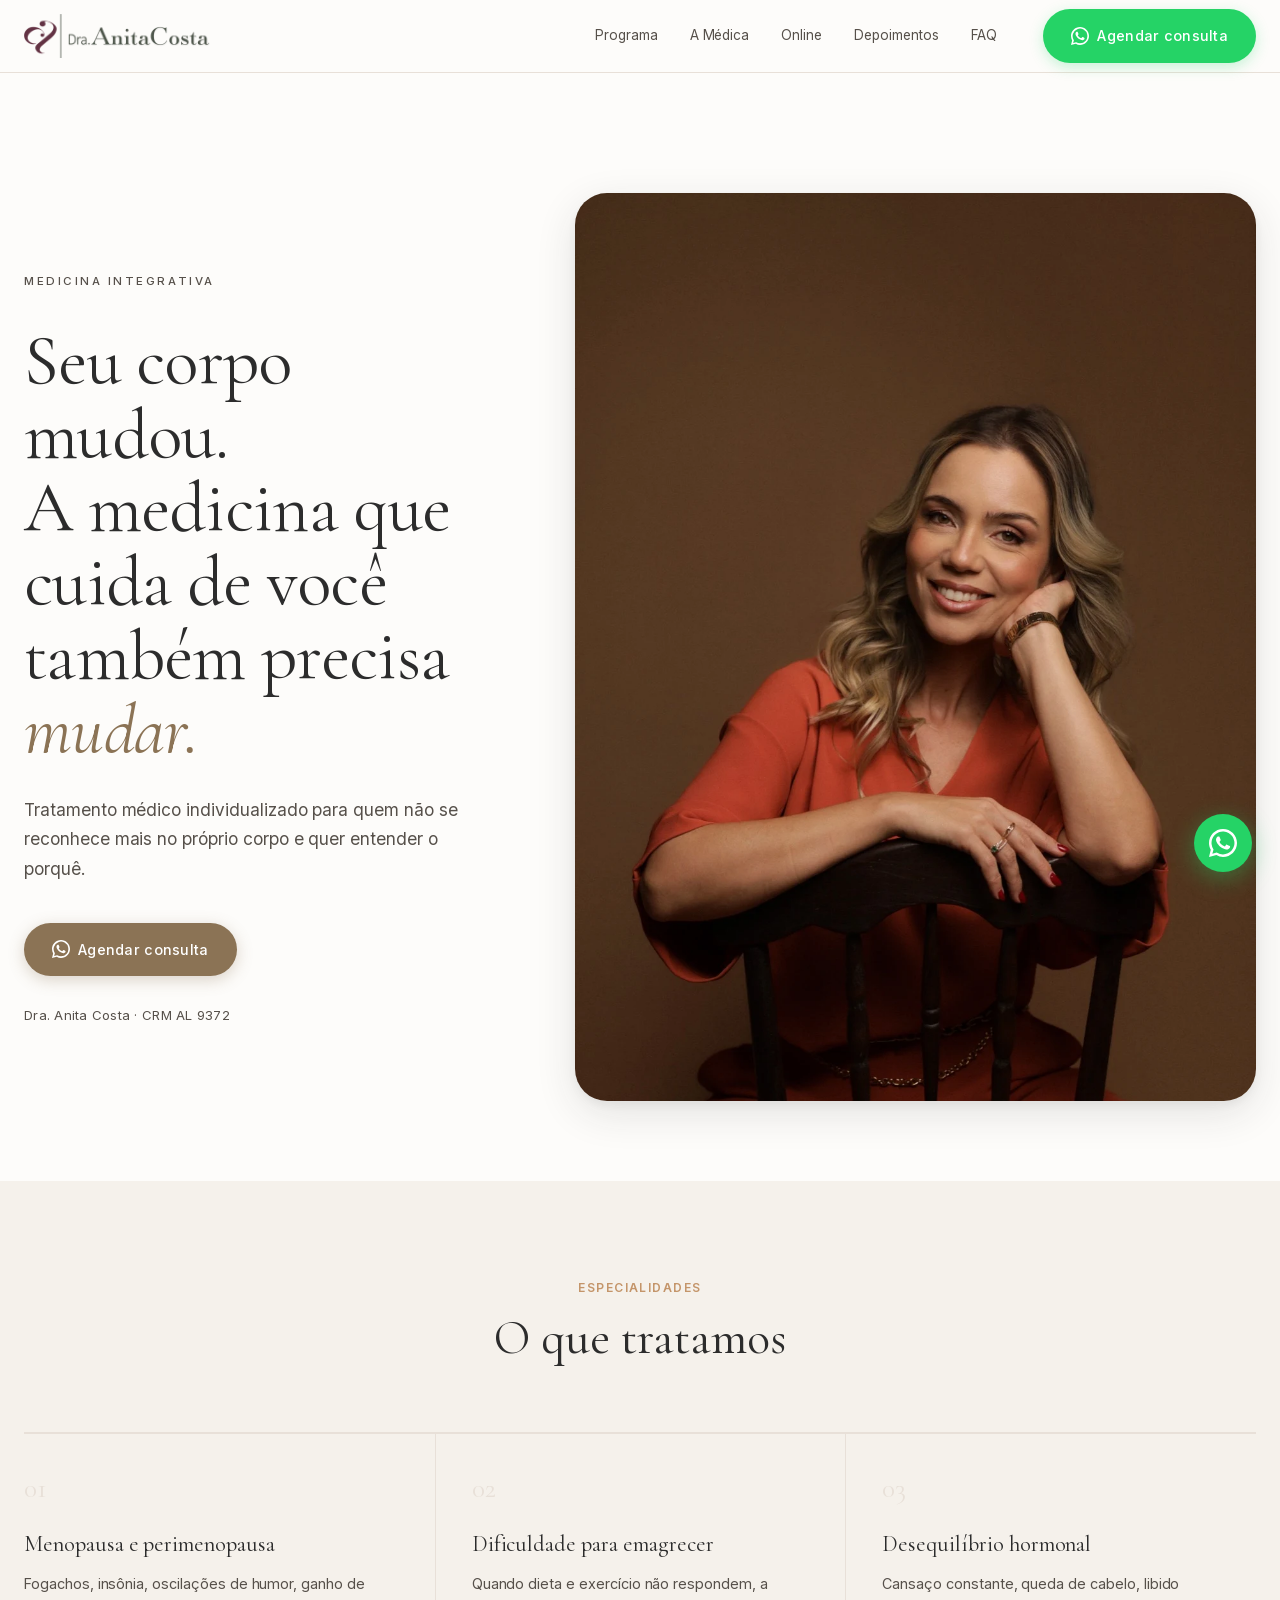
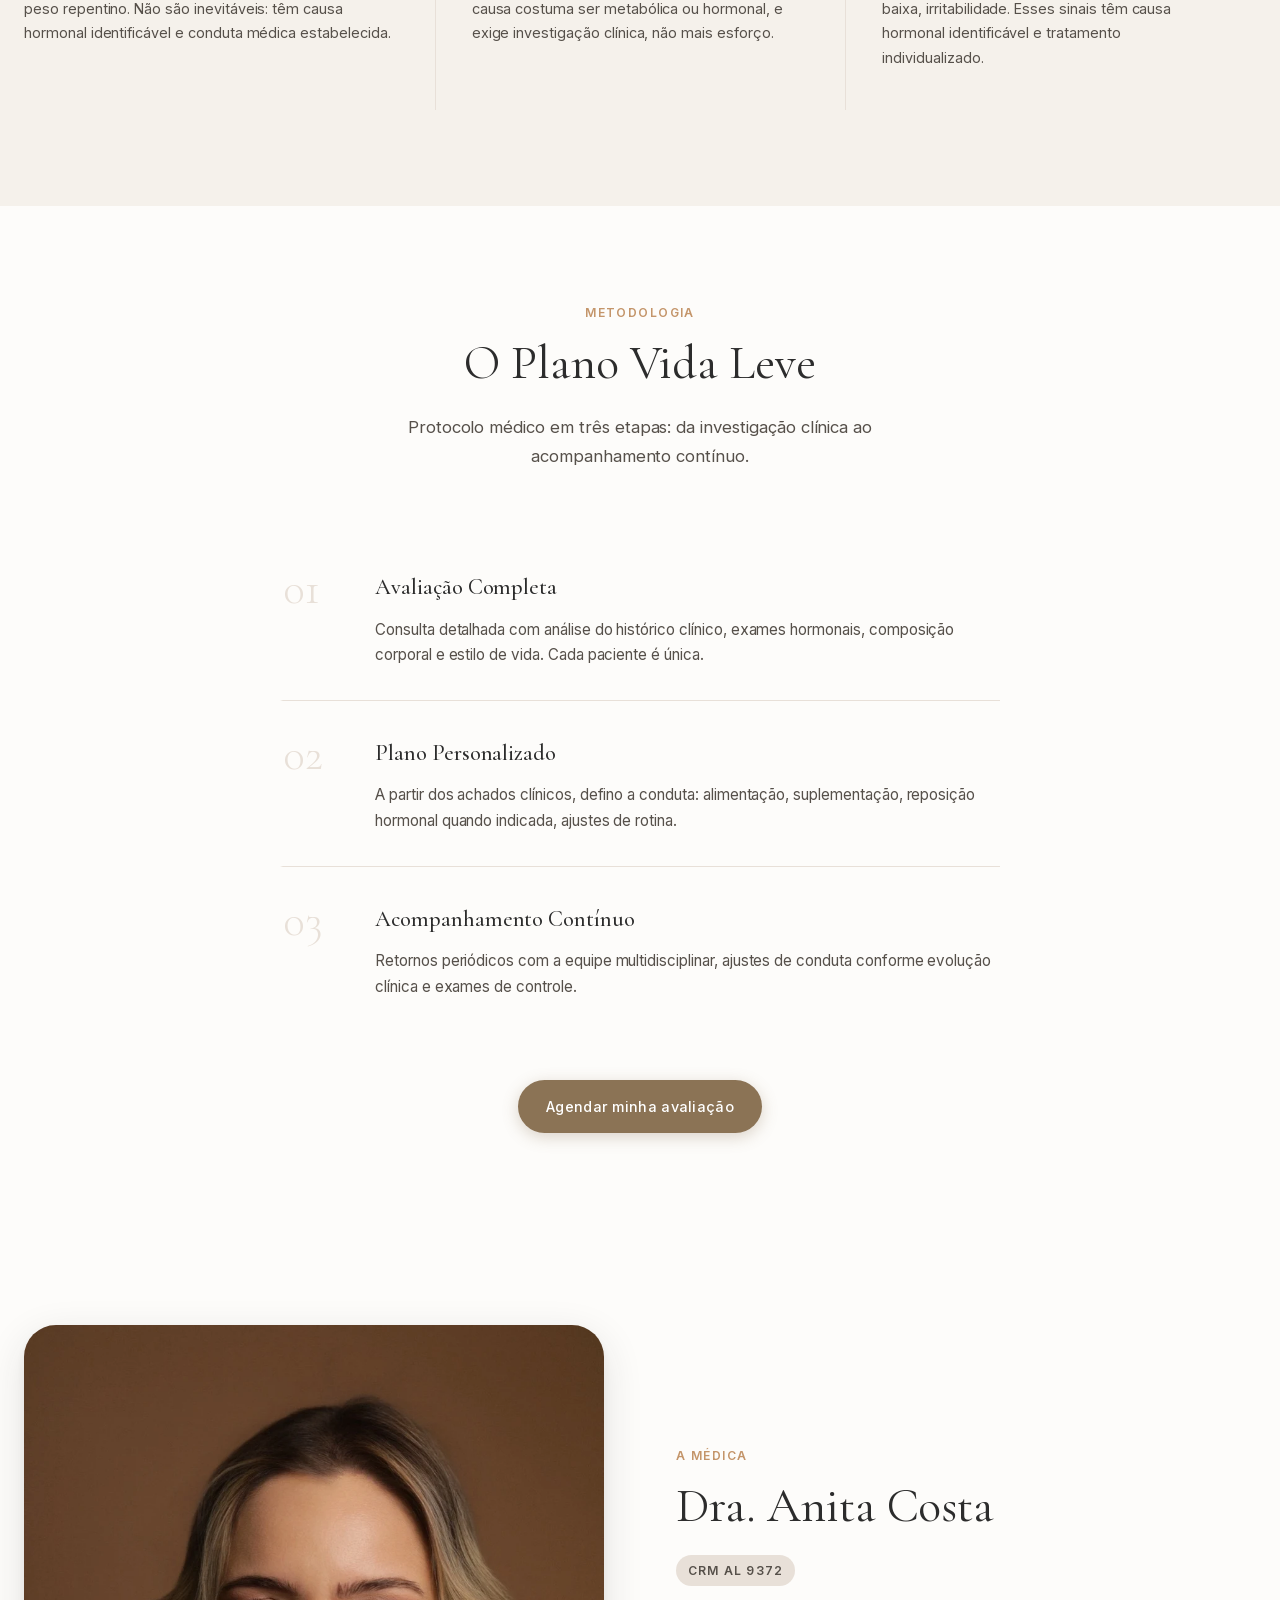
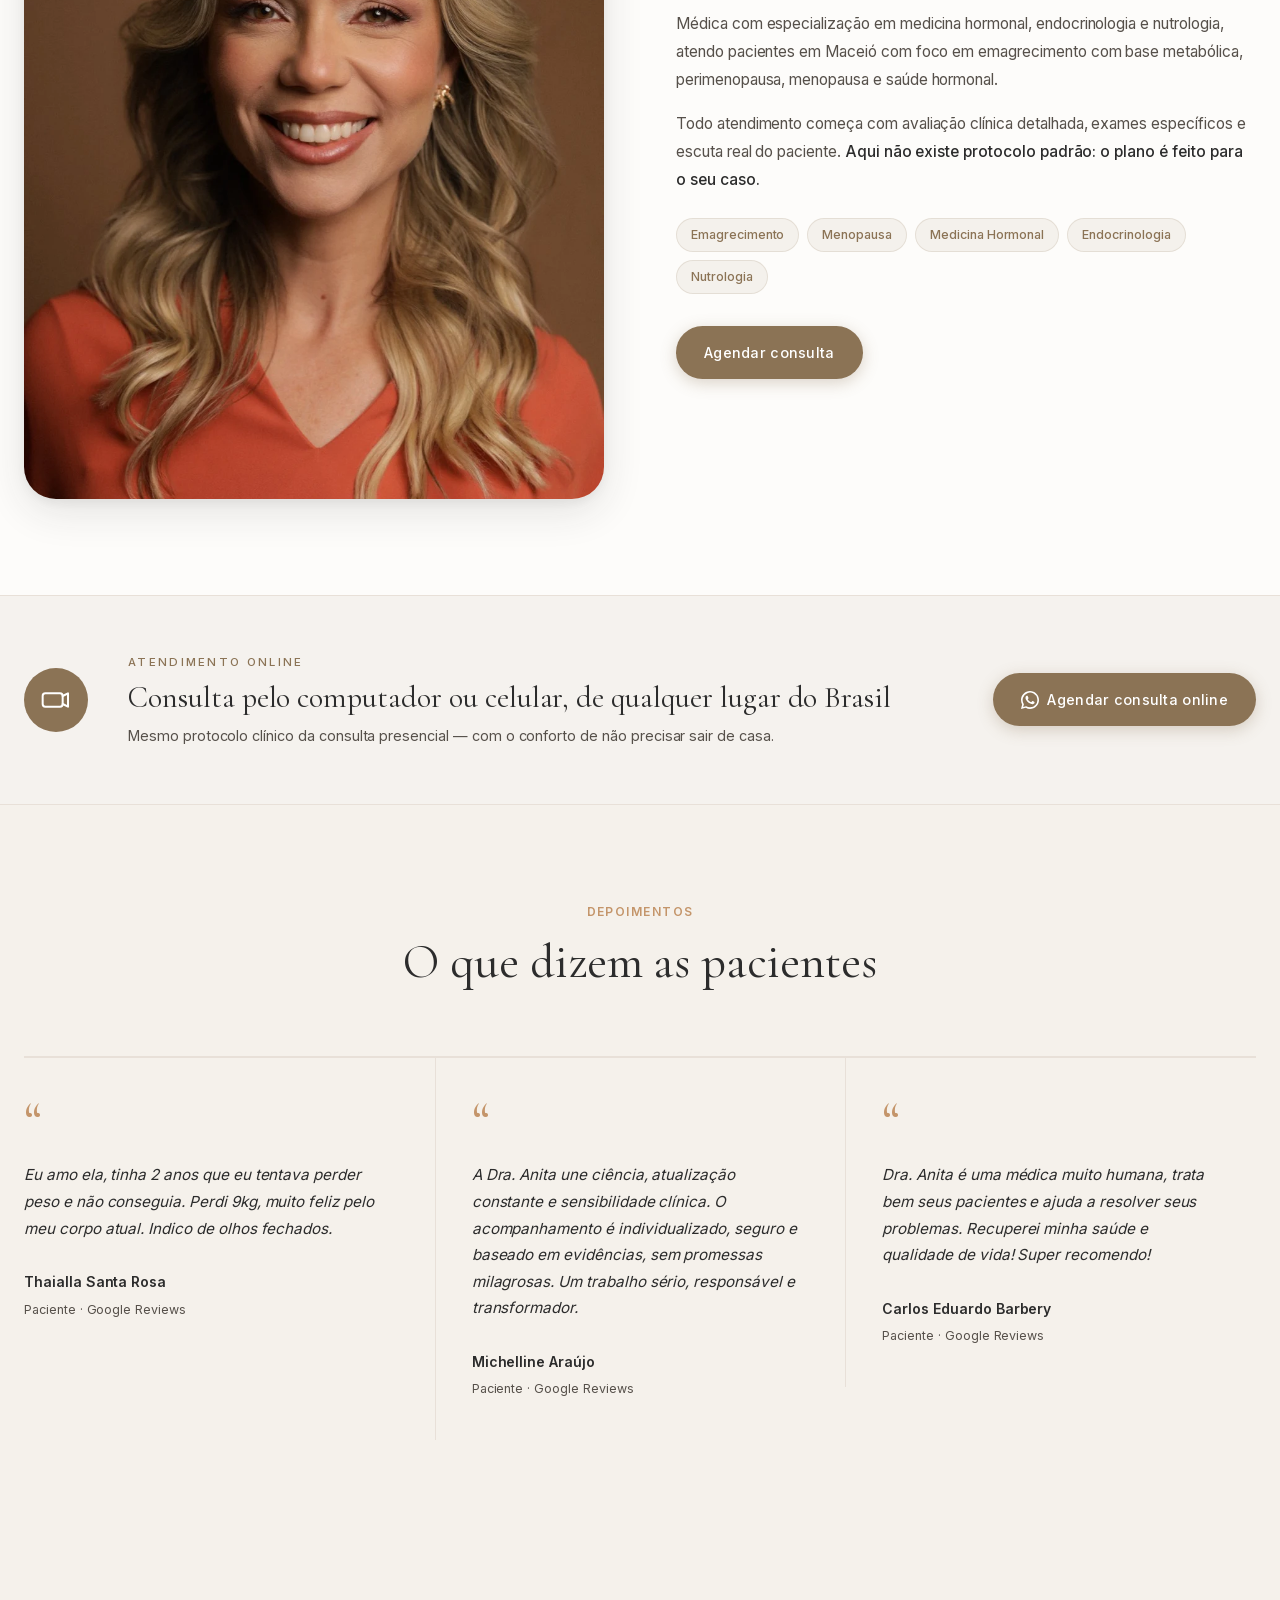
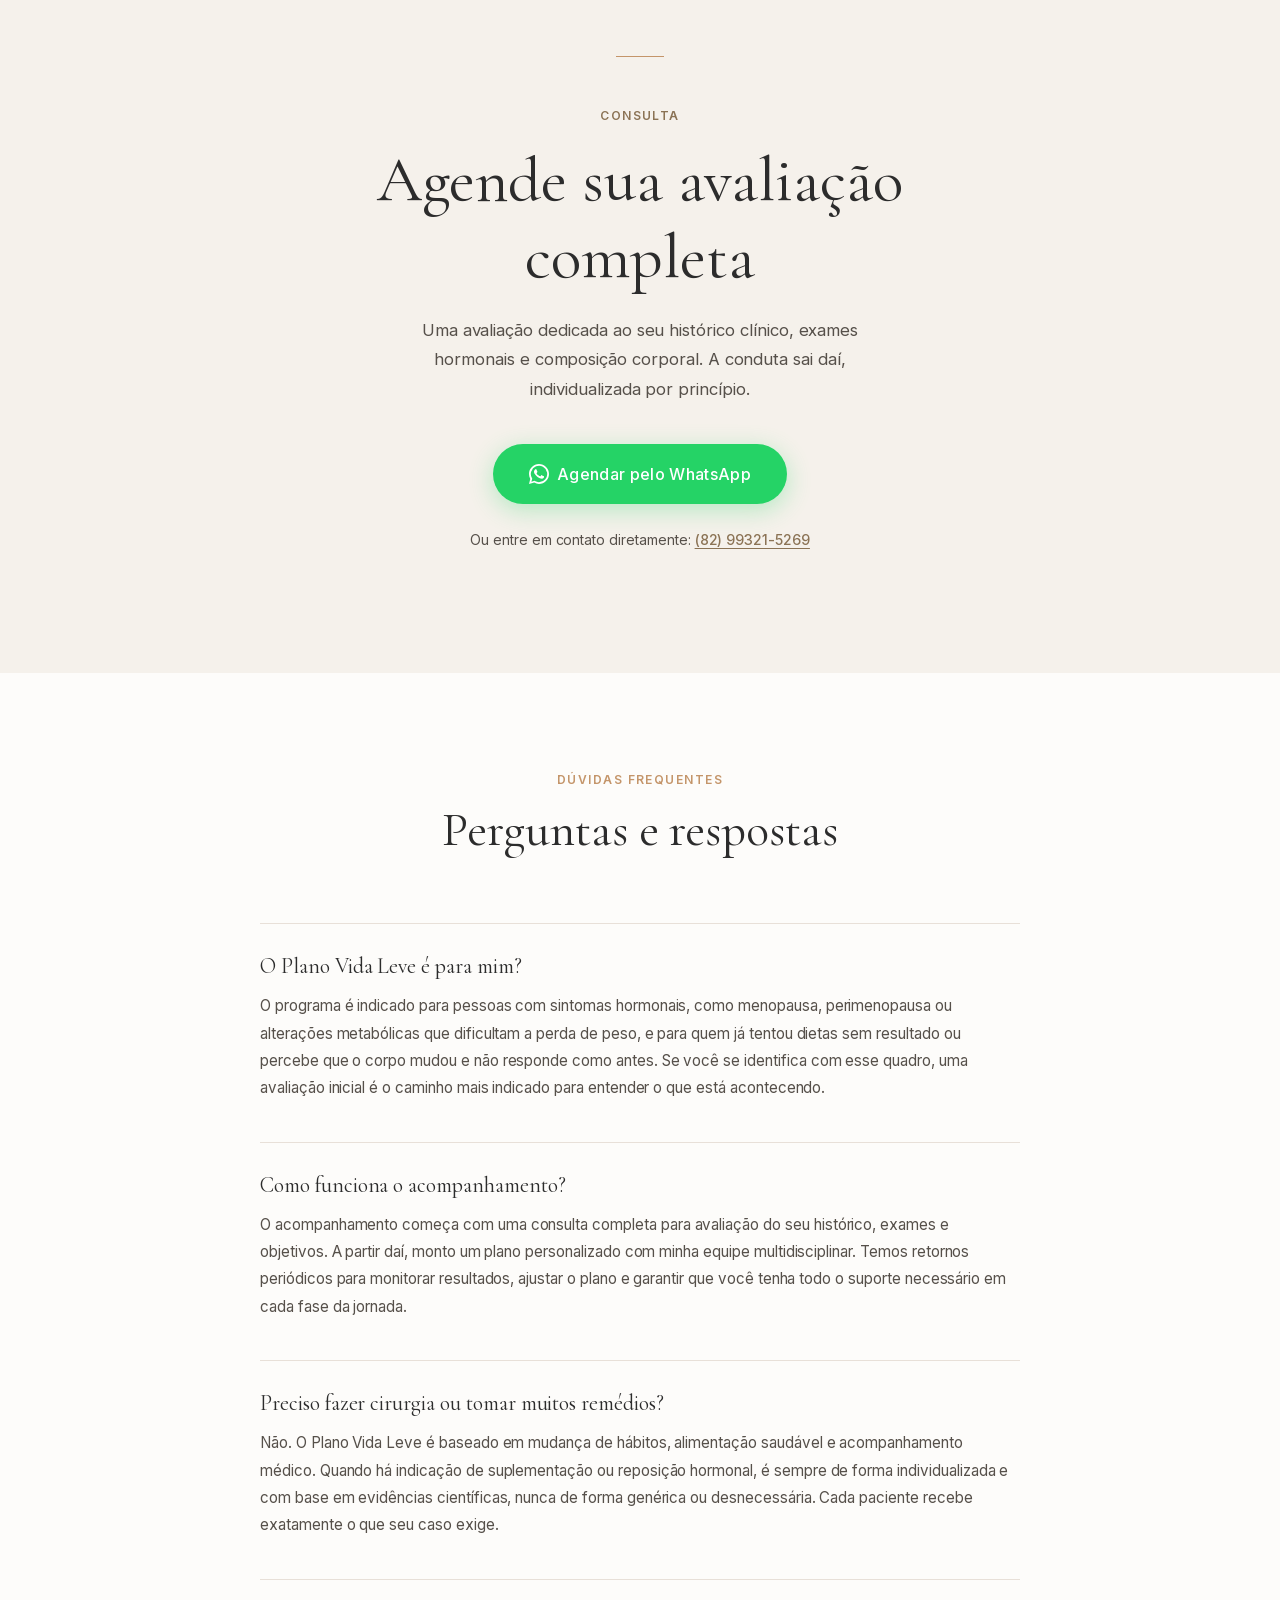
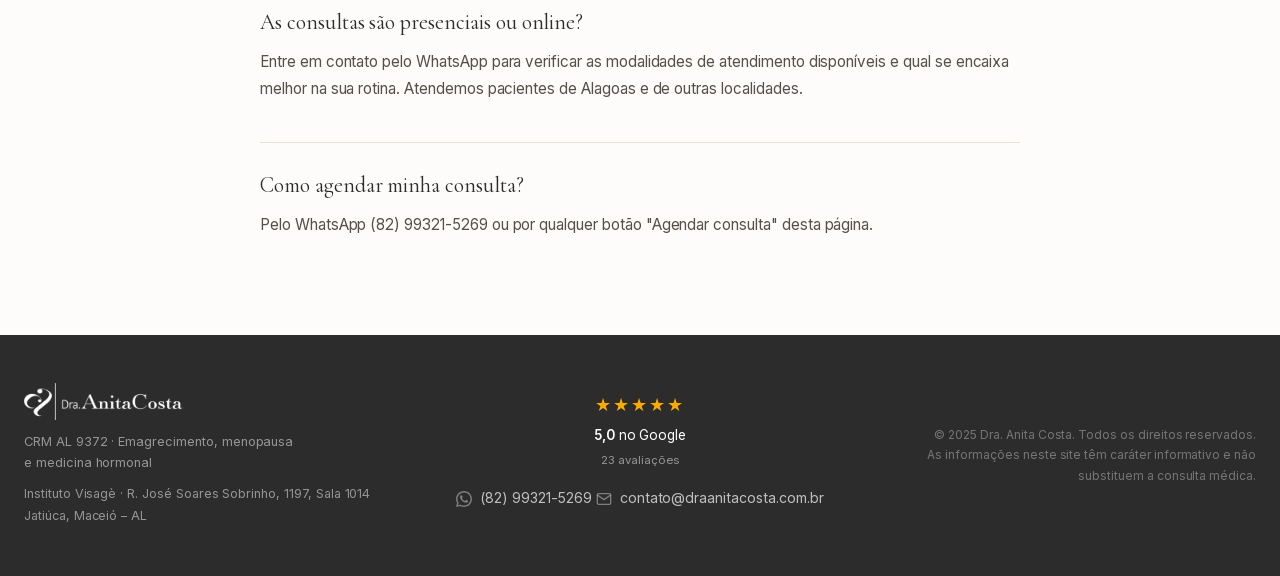
<file: index.html>
<!DOCTYPE html>
<html lang="pt-BR">
<head>
  <meta charset="UTF-8" />
  <meta name="viewport" content="width=device-width, initial-scale=1.0" />

  <!-- Verificação de domínio Meta -->
  <meta name="facebook-domain-verification" content="zqj1qeufm1gnfa97tfd37enm2fgor5" />

  <!-- SEO básico -->
  <title>Dra. Anita Costa | Medicina Hormonal · Maceió</title>
  <meta name="description" content="Médica especialista em emagrecimento, menopausa, endocrinologia e medicina hormonal em Maceió. Avaliação clínica completa, protocolo individualizado e acompanhamento contínuo." />
  <meta name="robots" content="index, follow" />
  <meta name="theme-color" content="#8B7355" />
  <link rel="canonical" href="https://draanitacosta.com.br/" />

  <!-- Open Graph -->
  <meta property="og:title" content="Dra. Anita Costa | Plano Vida Leve" />
  <meta property="og:description" content="Médica com CRM AL 9372. Avaliação hormonal completa, protocolo individualizado e acompanhamento multidisciplinar em Maceió." />
  <meta property="og:type" content="website" />
  <meta property="og:url" content="https://draanitacosta.com.br/" />
  <meta property="og:image" content="https://draanitacosta.com.br/images/og-image.webp" />
  <meta property="og:image:width" content="1200" />
  <meta property="og:image:height" content="630" />
  <meta property="og:locale" content="pt_BR" />
  <meta property="og:site_name" content="Dra. Anita Costa" />

  <!-- Twitter / WhatsApp card -->
  <meta name="twitter:card" content="summary_large_image" />
  <meta name="twitter:title" content="Dra. Anita Costa | Plano Vida Leve" />
  <meta name="twitter:description" content="Médica especialista em emagrecimento, menopausa e hormônios em Maceió." />
  <meta name="twitter:image" content="https://draanitacosta.com.br/images/og-image.webp" />

  <!-- Schema.org — Physician + MedicalBusiness -->
  <script type="application/ld+json">
  {
    "@context": "https://schema.org",
    "@type": "Physician",
    "name": "Dra. Anita Costa",
    "url": "https://draanitacosta.com.br/",
    "telephone": "+55-82-99321-5269",
    "image": "https://draanitacosta.com.br/images/dra-anita-costa-medica-emagrecimento-maceio.webp",
    "description": "Médica especialista em emagrecimento, menopausa, perimenopausa e medicina hormonal em Maceió, AL.",
    "medicalSpecialty": ["Emagrecimento", "Menopausa", "Medicina Hormonal", "Endocrinologia", "Nutrologia"],
    "identifier": { "@type": "PropertyValue", "name": "CRM", "value": "AL 9372" },
    "address": {
      "@type": "PostalAddress",
      "streetAddress": "R. José Soares Sobrinho, 1197, Sala 1014",
      "addressLocality": "Maceió",
      "addressRegion": "AL",
      "postalCode": "57035-360",
      "addressCountry": "BR"
    },
    "aggregateRating": {
      "@type": "AggregateRating",
      "ratingValue": "5.0",
      "reviewCount": "23",
      "bestRating": "5"
    },
    "sameAs": [
      "https://www.instagram.com/draanitacosta"
    ]
  }
  </script>

  <!-- Favicon e PWA -->
  <link rel="icon" type="image/png" href="images/favicon.png" />
  <link rel="apple-touch-icon" href="images/favicon.png" />
  <meta name="apple-mobile-web-app-capable" content="yes" />
  <meta name="apple-mobile-web-app-title" content="Dra. Anita" />
  <link rel="manifest" href="manifest.json" />

  <!-- Preload hero image (LCP) -->
  <link rel="preload" as="image" href="images/dra-anita-costa-hero-mobile.webp" fetchpriority="high" />

  <!-- Fontes -->
  <style>
    @font-face{font-family:'Cormorant Garamond';font-style:normal;font-weight:300 600;font-display:swap;src:url('/assets/fonts/cormorant-normal.woff2') format('woff2')}
    @font-face{font-family:'Cormorant Garamond';font-style:italic;font-weight:300 600;font-display:swap;src:url('/assets/fonts/cormorant-italic.woff2') format('woff2')}
    @font-face{font-family:'Inter';font-style:normal;font-weight:300 600;font-display:swap;src:url('/assets/fonts/inter.woff2') format('woff2')}
  </style>
  <link rel="stylesheet" href="/assets/aos/aos.css" />
  <link rel="stylesheet" href="css/style.css" />

  <!-- Meta Pixel Code -->
  <script>
  !function(f,b,e,v,n,t,s)
  {if(f.fbq)return;n=f.fbq=function(){n.callMethod?
  n.callMethod.apply(n,arguments):n.queue.push(arguments)};
  if(!f._fbq)f._fbq=n;n.push=n;n.loaded=!0;n.version='2.0';
  n.queue=[];t=b.createElement(e);t.async=!0;
  t.src=v;s=b.getElementsByTagName(e)[0];
  s.parentNode.insertBefore(t,s)}(window, document,'script',
  'https://connect.facebook.net/en_US/fbevents.js');
  fbq('init', '1429652848344234');
  fbq('track', 'PageView');
  </script>
  <noscript><img height="1" width="1" style="display:none"
  src="https://www.facebook.com/tr?id=1429652848344234&ev=PageView&noscript=1"
  /></noscript>
  <!-- End Meta Pixel Code -->
</head>
<body>

  <a href="#main-content" class="skip-link">Pular para o conteúdo</a>

  <!-- ===== HEADER ===== -->
  <header class="header" id="header">
    <div class="container header__inner">
      <a href="/" class="header__logo">
        <img src="images/logo-dra-anita-costa.webp" alt="Dra. Anita Costa" class="header__logo-img" width="200" height="47" />
      </a>
      <nav class="header__nav" aria-label="Navegação principal">
        <a href="#programa" class="header__nav-link">Programa</a>
        <a href="#medica" class="header__nav-link">A Médica</a>
        <a href="#online" class="header__nav-link">Online</a>
        <a href="#depoimentos" class="header__nav-link">Depoimentos</a>
        <a href="#faq" class="header__nav-link">FAQ</a>
      </nav>
      <a href="https://wa.me/5582993215269?text=Olá%2C%20Dra.%20Anita!%20Gostaria%20de%20agendar%20uma%20consulta%20sobre%20o%20Plano%20Vida%20Leve." class="btn btn--whatsapp header__cta" target="_blank" rel="noopener noreferrer">
        <svg width="18" height="18" viewBox="0 0 24 24" fill="currentColor" aria-hidden="true"><path d="M17.472 14.382c-.297-.149-1.758-.867-2.03-.967-.273-.099-.471-.148-.67.15-.197.297-.767.966-.94 1.164-.173.199-.347.223-.644.075-.297-.15-1.255-.463-2.39-1.475-.883-.788-1.48-1.761-1.653-2.059-.173-.297-.018-.458.13-.606.134-.133.298-.347.446-.52.149-.174.198-.298.298-.497.099-.198.05-.371-.025-.52-.075-.149-.669-1.612-.916-2.207-.242-.579-.487-.5-.669-.51-.173-.008-.371-.01-.57-.01-.198 0-.52.074-.792.372-.272.297-1.04 1.016-1.04 2.479 0 1.462 1.065 2.875 1.213 3.074.149.198 2.096 3.2 5.077 4.487.709.306 1.262.489 1.694.625.712.227 1.36.195 1.871.118.571-.085 1.758-.719 2.006-1.413.248-.694.248-1.289.173-1.413-.074-.124-.272-.198-.57-.347z"/><path d="M12 0C5.373 0 0 5.373 0 12c0 2.125.555 4.122 1.528 5.855L0 24l6.335-1.652A11.954 11.954 0 0 0 12 24c6.627 0 12-5.373 12-12S18.627 0 12 0zm0 21.818a9.818 9.818 0 0 1-5.002-1.366l-.36-.213-3.76.98 1.003-3.664-.234-.376A9.818 9.818 0 1 1 12 21.818z"/></svg>
        Agendar consulta
      </a>
      <button class="header__menu-btn" id="menuBtn" aria-label="Abrir menu" aria-expanded="false">
        <span></span><span></span><span></span>
      </button>
    </div>
  </header>

  <!-- ===== HERO ===== -->
  <section class="hero" id="main-content">
    <div class="container hero__inner">
      <div class="hero__content" data-aos="fade-right" data-aos-duration="900">
        <p class="hero__eyebrow">Medicina Integrativa</p>
        <h1 class="hero__title">Seu corpo mudou.<br>A medicina que cuida de você<br>também precisa <em>mudar.</em></h1>
        <p class="hero__subtitle">Tratamento médico individualizado para quem não se reconhece mais no próprio corpo e quer entender o porquê.</p>
        <div class="hero__actions">
          <a href="https://wa.me/5582993215269?text=Olá%2C%20Dra.%20Anita!%20Gostaria%20de%20agendar%20uma%20consulta%20sobre%20o%20Plano%20Vida%20Leve." class="btn btn--primary" target="_blank" rel="noopener noreferrer">
            <svg width="18" height="18" viewBox="0 0 24 24" fill="currentColor" aria-hidden="true"><path d="M17.472 14.382c-.297-.149-1.758-.867-2.03-.967-.273-.099-.471-.148-.67.15-.197.297-.767.966-.94 1.164-.173.199-.347.223-.644.075-.297-.15-1.255-.463-2.39-1.475-.883-.788-1.48-1.761-1.653-2.059-.173-.297-.018-.458.13-.606.134-.133.298-.347.446-.52.149-.174.198-.298.298-.497.099-.198.05-.371-.025-.52-.075-.149-.669-1.612-.916-2.207-.242-.579-.487-.5-.669-.51-.173-.008-.371-.01-.57-.01-.198 0-.52.074-.792.372-.272.297-1.04 1.016-1.04 2.479 0 1.462 1.065 2.875 1.213 3.074.149.198 2.096 3.2 5.077 4.487.709.306 1.262.489 1.694.625.712.227 1.36.195 1.871.118.571-.085 1.758-.719 2.006-1.413.248-.694.248-1.289.173-1.413-.074-.124-.272-.198-.57-.347z"/><path d="M12 0C5.373 0 0 5.373 0 12c0 2.125.555 4.122 1.528 5.855L0 24l6.335-1.652A11.954 11.954 0 0 0 12 24c6.627 0 12-5.373 12-12S18.627 0 12 0zm0 21.818a9.818 9.818 0 0 1-5.002-1.366l-.36-.213-3.76.98 1.003-3.664-.234-.376A9.818 9.818 0 1 1 12 21.818z"/></svg>
            Agendar consulta
          </a>
        </div>
        <p class="hero__signature">Dra. Anita Costa · CRM AL 9372</p>
      </div>
      <div class="hero__media" data-aos="fade-left" data-aos-duration="900" data-aos-delay="150">
        <img src="images/dra-anita-costa-medica-emagrecimento-maceio.webp"
             srcset="images/dra-anita-costa-hero-mobile.webp 480w, images/dra-anita-costa-medica-emagrecimento-maceio.webp 1066w"
             sizes="(max-width: 768px) 480px, 1066px"
             alt="Dra. Anita Costa, médica especialista em emagrecimento e menopausa" class="hero__image" width="1066" height="1600" fetchpriority="high" />
      </div>
    </div>
  </section>

  <!-- ===== DORES ===== -->
  <section class="dores" id="dores">
    <div class="container">
      <div class="section-header" data-aos="fade-up">
        <p class="section-eyebrow">Especialidades</p>
        <h2 class="section-title">O que tratamos</h2>
      </div>
      <div class="dores__grid">
        <div class="dores__item" data-aos="fade-up" data-aos-delay="0">
          <span class="dores__num" aria-hidden="true">01</span>
          <h3 class="dores__title">Menopausa e perimenopausa</h3>
          <p class="dores__text">Fogachos, insônia, oscilações de humor, ganho de peso repentino. Não são inevitáveis: têm causa hormonal identificável e conduta médica estabelecida.</p>
        </div>
        <div class="dores__item" data-aos="fade-up" data-aos-delay="100">
          <span class="dores__num" aria-hidden="true">02</span>
          <h3 class="dores__title">Dificuldade para emagrecer</h3>
          <p class="dores__text">Quando dieta e exercício não respondem, a causa costuma ser metabólica ou hormonal, e exige investigação clínica, não mais esforço.</p>
        </div>
        <div class="dores__item" data-aos="fade-up" data-aos-delay="200">
          <span class="dores__num" aria-hidden="true">03</span>
          <h3 class="dores__title">Desequilíbrio hormonal</h3>
          <p class="dores__text">Cansaço constante, queda de cabelo, libido baixa, irritabilidade. Esses sinais têm causa hormonal identificável e tratamento individualizado.</p>
        </div>
      </div>
    </div>
  </section>

  <!-- ===== PROGRAMA ===== -->
  <section class="programa" id="programa">
    <div class="container">
      <div class="section-header" data-aos="fade-up">
        <p class="section-eyebrow">Metodologia</p>
        <h2 class="section-title">O Plano Vida Leve</h2>
        <p class="section-subtitle">Protocolo médico em três etapas: da investigação clínica ao acompanhamento contínuo.</p>
      </div>
      <div class="programa__layout">
        <div class="programa__steps-col">
          <div class="programa__steps">
            <div class="programa__step" data-aos="fade-up" data-aos-delay="0">
              <div class="programa__step-number" aria-hidden="true">01</div>
              <div class="programa__step-content">
                <h3>Avaliação Completa</h3>
                <p>Consulta detalhada com análise do histórico clínico, exames hormonais, composição corporal e estilo de vida. Cada paciente é única.</p>
              </div>
            </div>
            <div class="programa__step" data-aos="fade-up" data-aos-delay="100">
              <div class="programa__step-number" aria-hidden="true">02</div>
              <div class="programa__step-content">
                <h3>Plano Personalizado</h3>
                <p>A partir dos achados clínicos, defino a conduta: alimentação, suplementação, reposição hormonal quando indicada, ajustes de rotina.</p>
              </div>
            </div>
            <div class="programa__step" data-aos="fade-up" data-aos-delay="200">
              <div class="programa__step-number" aria-hidden="true">03</div>
              <div class="programa__step-content">
                <h3>Acompanhamento Contínuo</h3>
                <p>Retornos periódicos com a equipe multidisciplinar, ajustes de conduta conforme evolução clínica e exames de controle.</p>
              </div>
            </div>
          </div>
          <div class="programa__cta" data-aos="fade-up">
            <a href="https://wa.me/5582993215269?text=Olá%2C%20Dra.%20Anita!%20Gostaria%20de%20agendar%20uma%20consulta%20sobre%20o%20Plano%20Vida%20Leve." class="btn btn--primary" target="_blank" rel="noopener noreferrer">
              Agendar minha avaliação
            </a>
          </div>
        </div>
      </div>
    </div>
  </section>

  <!-- ===== MÉDICA ===== -->
  <section class="medica" id="medica">
    <div class="container medica__inner">
      <div class="medica__image-wrap" data-aos="fade-right" data-aos-duration="900">
        <div class="medica__image-frame">
          <img src="images/dra-anita-costa-especialista-menopausa-hormonio.webp" alt="Dra. Anita Costa sorrindo" class="medica__image" width="900" height="1125" loading="lazy" />
          <div class="medica__image-placeholder" aria-hidden="true">
            <span>Foto da<br>Dra. Anita</span>
          </div>
        </div>
      </div>
      <div class="medica__content" data-aos="fade-left" data-aos-duration="900" data-aos-delay="150">
        <p class="section-eyebrow">A médica</p>
        <h2 class="section-title">Dra. Anita Costa</h2>
        <div class="medica__crm">CRM AL 9372</div>
        <p class="medica__bio">Médica com especialização em medicina hormonal, endocrinologia e nutrologia, atendo pacientes em Maceió com foco em emagrecimento com base metabólica, perimenopausa, menopausa e saúde hormonal.</p>
        <p class="medica__bio">Todo atendimento começa com avaliação clínica detalhada, exames específicos e escuta real do paciente. <strong>Aqui não existe protocolo padrão: o plano é feito para o seu caso.</strong></p>
        <div class="medica__especialidades">
          <span class="medica__tag">Emagrecimento</span>
          <span class="medica__tag">Menopausa</span>
          <span class="medica__tag">Medicina Hormonal</span>
          <span class="medica__tag">Endocrinologia</span>
          <span class="medica__tag">Nutrologia</span>
        </div>
        <a href="https://wa.me/5582993215269?text=Olá%2C%20Dra.%20Anita!%20Gostaria%20de%20agendar%20uma%20consulta." class="btn btn--primary" target="_blank" rel="noopener noreferrer">
          Agendar consulta
        </a>
      </div>
    </div>
  </section>

  <!-- ===== CONSULTA ONLINE ===== -->
  <section class="online" id="online">
    <div class="container online__inner">
      <div class="online__icon" aria-hidden="true">
        <svg width="32" height="32" viewBox="0 0 24 24" fill="none" stroke="currentColor" stroke-width="1.5" stroke-linecap="round" stroke-linejoin="round"><rect x="2" y="7" width="15" height="10" rx="2"/><path d="M17 9l4-2v10l-4-2"/></svg>
      </div>
      <div class="online__text" data-aos="fade-up">
        <p class="online__eyebrow">Atendimento online</p>
        <h2 class="online__title">Consulta pelo computador ou celular, de qualquer lugar do Brasil</h2>
        <p class="online__subtitle">Mesmo protocolo clínico da consulta presencial — com o conforto de não precisar sair de casa.</p>
      </div>
      <a href="https://wa.me/5582993215269?text=Olá%2C%20Dra.%20Anita!%20Gostaria%20de%20agendar%20uma%20consulta%20online." class="btn btn--primary online__cta" target="_blank" rel="noopener noreferrer" data-aos="fade-up" data-aos-delay="100">
        <svg width="18" height="18" viewBox="0 0 24 24" fill="currentColor" aria-hidden="true"><path d="M17.472 14.382c-.297-.149-1.758-.867-2.03-.967-.273-.099-.471-.148-.67.15-.197.297-.767.966-.94 1.164-.173.199-.347.223-.644.075-.297-.15-1.255-.463-2.39-1.475-.883-.788-1.48-1.761-1.653-2.059-.173-.297-.018-.458.13-.606.134-.133.298-.347.446-.52.149-.174.198-.298.298-.497.099-.198.05-.371-.025-.52-.075-.149-.669-1.612-.916-2.207-.242-.579-.487-.5-.669-.51-.173-.008-.371-.01-.57-.01-.198 0-.52.074-.792.372-.272.297-1.04 1.016-1.04 2.479 0 1.462 1.065 2.875 1.213 3.074.149.198 2.096 3.2 5.077 4.487.709.306 1.262.489 1.694.625.712.227 1.36.195 1.871.118.571-.085 1.758-.719 2.006-1.413.248-.694.248-1.289.173-1.413-.074-.124-.272-.198-.57-.347z"/><path d="M12 0C5.373 0 0 5.373 0 12c0 2.125.555 4.122 1.528 5.855L0 24l6.335-1.652A11.954 11.954 0 0 0 12 24c6.627 0 12-5.373 12-12S18.627 0 12 0zm0 21.818a9.818 9.818 0 0 1-5.002-1.366l-.36-.213-3.76.98 1.003-3.664-.234-.376A9.818 9.818 0 1 1 12 21.818z"/></svg>
        Agendar consulta online
      </a>
    </div>
  </section>

  <!-- ===== DEPOIMENTOS ===== -->
  <section class="depoimentos" id="depoimentos">
    <div class="container">
      <div class="section-header" data-aos="fade-up">
        <p class="section-eyebrow">Depoimentos</p>
        <h2 class="section-title">O que dizem as pacientes</h2>
      </div>
      <div class="depoimentos__grid">
        <div class="depoimentos__item" data-aos="fade-up" data-aos-delay="0">
          <blockquote class="depoimentos__text">
            Eu amo ela, tinha 2 anos que eu tentava perder peso e não conseguia. Perdi 9kg, muito feliz pelo meu corpo atual. Indico de olhos fechados.
          </blockquote>
          <div class="depoimentos__author">
            <strong class="depoimentos__name">Thaialla Santa Rosa</strong>
            <span class="depoimentos__detail">Paciente · Google Reviews</span>
          </div>
        </div>
        <div class="depoimentos__item" data-aos="fade-up" data-aos-delay="100">
          <blockquote class="depoimentos__text">
            A Dra. Anita une ciência, atualização constante e sensibilidade clínica. O acompanhamento é individualizado, seguro e baseado em evidências, sem promessas milagrosas. Um trabalho sério, responsável e transformador.
          </blockquote>
          <div class="depoimentos__author">
            <strong class="depoimentos__name">Michelline Araújo</strong>
            <span class="depoimentos__detail">Paciente · Google Reviews</span>
          </div>
        </div>
        <div class="depoimentos__item" data-aos="fade-up" data-aos-delay="200">
          <blockquote class="depoimentos__text">
            Dra. Anita é uma médica muito humana, trata bem seus pacientes e ajuda a resolver seus problemas. Recuperei minha saúde e qualidade de vida! Super recomendo!
          </blockquote>
          <div class="depoimentos__author">
            <strong class="depoimentos__name">Carlos Eduardo Barbery</strong>
            <span class="depoimentos__detail">Paciente · Google Reviews</span>
          </div>
        </div>
      </div>
    </div>
  </section>

  <!-- ===== CTA FINAL ===== -->
  <section class="cta-final" id="contato">
    <div class="container cta-final__inner">
      <div class="cta-final__content" data-aos="fade-right" data-aos-duration="900">
        <p class="cta-final__eyebrow">Consulta</p>
        <h2 class="cta-final__title">Agende sua avaliação completa</h2>
        <p class="cta-final__subtitle">Uma avaliação dedicada ao seu histórico clínico, exames hormonais e composição corporal. A conduta sai daí, individualizada por princípio.</p>
        <a href="https://wa.me/5582993215269?text=Olá%2C%20Dra.%20Anita!%20Gostaria%20de%20agendar%20uma%20consulta%20sobre%20o%20Plano%20Vida%20Leve." class="btn btn--primary btn--large" target="_blank" rel="noopener noreferrer">
          <svg width="20" height="20" viewBox="0 0 24 24" fill="currentColor" aria-hidden="true"><path d="M17.472 14.382c-.297-.149-1.758-.867-2.03-.967-.273-.099-.471-.148-.67.15-.197.297-.767.966-.94 1.164-.173.199-.347.223-.644.075-.297-.15-1.255-.463-2.39-1.475-.883-.788-1.48-1.761-1.653-2.059-.173-.297-.018-.458.13-.606.134-.133.298-.347.446-.52.149-.174.198-.298.298-.497.099-.198.05-.371-.025-.52-.075-.149-.669-1.612-.916-2.207-.242-.579-.487-.5-.669-.51-.173-.008-.371-.01-.57-.01-.198 0-.52.074-.792.372-.272.297-1.04 1.016-1.04 2.479 0 1.462 1.065 2.875 1.213 3.074.149.198 2.096 3.2 5.077 4.487.709.306 1.262.489 1.694.625.712.227 1.36.195 1.871.118.571-.085 1.758-.719 2.006-1.413.248-.694.248-1.289.173-1.413-.074-.124-.272-.198-.57-.347z"/><path d="M12 0C5.373 0 0 5.373 0 12c0 2.125.555 4.122 1.528 5.855L0 24l6.335-1.652A11.954 11.954 0 0 0 12 24c6.627 0 12-5.373 12-12S18.627 0 12 0zm0 21.818a9.818 9.818 0 0 1-5.002-1.366l-.36-.213-3.76.98 1.003-3.664-.234-.376A9.818 9.818 0 1 1 12 21.818z"/></svg>
          Agendar pelo WhatsApp
        </a>
        <p class="cta-final__contact">
          Ou entre em contato diretamente:
          <a href="https://wa.me/5582993215269" target="_blank" rel="noopener noreferrer">(82) 99321-5269</a>
        </p>
      </div>
    </div>
  </section>

  <!-- ===== FAQ ===== -->
  <section class="faq" id="faq">
    <div class="container">
      <div class="section-header" data-aos="fade-up">
        <p class="section-eyebrow">Dúvidas frequentes</p>
        <h2 class="section-title">Perguntas e respostas</h2>
      </div>
      <div class="faq__list" data-aos="fade-up">

        <div class="faq__item">
          <h3 class="faq__question">O Plano Vida Leve é para mim?</h3>
          <p class="faq__answer">O programa é indicado para pessoas com sintomas hormonais, como menopausa, perimenopausa ou alterações metabólicas que dificultam a perda de peso, e para quem já tentou dietas sem resultado ou percebe que o corpo mudou e não responde como antes. Se você se identifica com esse quadro, uma avaliação inicial é o caminho mais indicado para entender o que está acontecendo.</p>
        </div>

        <div class="faq__item">
          <h3 class="faq__question">Como funciona o acompanhamento?</h3>
          <p class="faq__answer">O acompanhamento começa com uma consulta completa para avaliação do seu histórico, exames e objetivos. A partir daí, monto um plano personalizado com minha equipe multidisciplinar. Temos retornos periódicos para monitorar resultados, ajustar o plano e garantir que você tenha todo o suporte necessário em cada fase da jornada.</p>
        </div>

        <div class="faq__item">
          <h3 class="faq__question">Preciso fazer cirurgia ou tomar muitos remédios?</h3>
          <p class="faq__answer">Não. O Plano Vida Leve é baseado em mudança de hábitos, alimentação saudável e acompanhamento médico. Quando há indicação de suplementação ou reposição hormonal, é sempre de forma individualizada e com base em evidências científicas, nunca de forma genérica ou desnecessária. Cada paciente recebe exatamente o que seu caso exige.</p>
        </div>

        <div class="faq__item">
          <h3 class="faq__question">As consultas são presenciais ou online?</h3>
          <p class="faq__answer">Entre em contato pelo WhatsApp para verificar as modalidades de atendimento disponíveis e qual se encaixa melhor na sua rotina. Atendemos pacientes de Alagoas e de outras localidades.</p>
        </div>

        <div class="faq__item">
          <h3 class="faq__question">Como agendar minha consulta?</h3>
          <p class="faq__answer">Pelo WhatsApp (82) 99321-5269 ou por qualquer botão "Agendar consulta" desta página.</p>
        </div>

      </div>
    </div>
  </section>

  <!-- ===== RODAPÉ ===== -->
  <footer class="footer">
    <div class="container footer__inner">
      <div class="footer__brand">
        <a href="/"><img src="images/logo-dra-anita-costa.webp" alt="Dra. Anita Costa" class="footer__logo" width="160" height="38" loading="lazy" /></a>
        <p class="footer__detail">CRM AL 9372 · Emagrecimento, menopausa<br>e medicina hormonal</p>
        <a href="https://maps.google.com/?q=Instituto+Visag%C3%A8+R.+Jos%C3%A9+Soares+Sobrinho+1197+Jati%C3%BAca+Macei%C3%B3" class="footer__address" target="_blank" rel="noopener noreferrer">
          Instituto Visagè · R. José Soares Sobrinho, 1197, Sala 1014<br>Jatiúca, Maceió – AL
        </a>
      </div>
      <div class="footer__contact">
        <div class="footer__google">
          <div class="footer__google-stars">★★★★★</div>
          <p class="footer__google-text"><strong>5,0</strong> no Google</p>
          <p class="footer__google-count">23 avaliações</p>
        </div>
        <a href="https://wa.me/5582993215269" class="footer__link" target="_blank" rel="noopener noreferrer">
          <svg width="16" height="16" viewBox="0 0 24 24" fill="currentColor" aria-hidden="true"><path d="M17.472 14.382c-.297-.149-1.758-.867-2.03-.967-.273-.099-.471-.148-.67.15-.197.297-.767.966-.94 1.164-.173.199-.347.223-.644.075-.297-.15-1.255-.463-2.39-1.475-.883-.788-1.48-1.761-1.653-2.059-.173-.297-.018-.458.13-.606.134-.133.298-.347.446-.52.149-.174.198-.298.298-.497.099-.198.05-.371-.025-.52-.075-.149-.669-1.612-.916-2.207-.242-.579-.487-.5-.669-.51-.173-.008-.371-.01-.57-.01-.198 0-.52.074-.792.372-.272.297-1.04 1.016-1.04 2.479 0 1.462 1.065 2.875 1.213 3.074.149.198 2.096 3.2 5.077 4.487.709.306 1.262.489 1.694.625.712.227 1.36.195 1.871.118.571-.085 1.758-.719 2.006-1.413.248-.694.248-1.289.173-1.413-.074-.124-.272-.198-.57-.347z"/><path d="M12 0C5.373 0 0 5.373 0 12c0 2.125.555 4.122 1.528 5.855L0 24l6.335-1.652A11.954 11.954 0 0 0 12 24c6.627 0 12-5.373 12-12S18.627 0 12 0zm0 21.818a9.818 9.818 0 0 1-5.002-1.366l-.36-.213-3.76.98 1.003-3.664-.234-.376A9.818 9.818 0 1 1 12 21.818z"/></svg>
          (82) 99321-5269
        </a>
        <!-- TODO: substituir pelo e-mail profissional real -->
        <a href="mailto:contato@draanitacosta.com.br" class="footer__link">
          <svg width="16" height="16" viewBox="0 0 24 24" fill="none" stroke="currentColor" stroke-width="2" stroke-linecap="round" stroke-linejoin="round" aria-hidden="true"><path d="M4 4h16c1.1 0 2 .9 2 2v12c0 1.1-.9 2-2 2H4c-1.1 0-2-.9-2-2V6c0-1.1.9-2 2-2z"/><polyline points="22,6 12,13 2,6"/></svg>
          contato@draanitacosta.com.br
        </a>
      </div>
      <div class="footer__legal">
        <p>&copy; 2025 Dra. Anita Costa. Todos os direitos reservados.</p>
        <p>As informações neste site têm caráter informativo e não substituem a consulta médica.</p>
      </div>
    </div>
  </footer>

  <!-- ===== WHATSAPP FLUTUANTE ===== -->
  <a href="https://wa.me/5582993215269?text=Olá%2C%20Dra.%20Anita!%20Gostaria%20de%20agendar%20uma%20consulta%20sobre%20o%20Plano%20Vida%20Leve." class="whatsapp-float" target="_blank" rel="noopener noreferrer" aria-label="Falar com a Dra. Anita pelo WhatsApp">
    <svg width="28" height="28" viewBox="0 0 24 24" fill="currentColor" aria-hidden="true"><path d="M17.472 14.382c-.297-.149-1.758-.867-2.03-.967-.273-.099-.471-.148-.67.15-.197.297-.767.966-.94 1.164-.173.199-.347.223-.644.075-.297-.15-1.255-.463-2.39-1.475-.883-.788-1.48-1.761-1.653-2.059-.173-.297-.018-.458.13-.606.134-.133.298-.347.446-.52.149-.174.198-.298.298-.497.099-.198.05-.371-.025-.52-.075-.149-.669-1.612-.916-2.207-.242-.579-.487-.5-.669-.51-.173-.008-.371-.01-.57-.01-.198 0-.52.074-.792.372-.272.297-1.04 1.016-1.04 2.479 0 1.462 1.065 2.875 1.213 3.074.149.198 2.096 3.2 5.077 4.487.709.306 1.262.489 1.694.625.712.227 1.36.195 1.871.118.571-.085 1.758-.719 2.006-1.413.248-.694.248-1.289.173-1.413-.074-.124-.272-.198-.57-.347z"/><path d="M12 0C5.373 0 0 5.373 0 12c0 2.125.555 4.122 1.528 5.855L0 24l6.335-1.652A11.954 11.954 0 0 0 12 24c6.627 0 12-5.373 12-12S18.627 0 12 0zm0 21.818a9.818 9.818 0 0 1-5.002-1.366l-.36-.213-3.76.98 1.003-3.664-.234-.376A9.818 9.818 0 1 1 12 21.818z"/></svg>
  </a>

  <script src="/assets/aos/aos.js" defer></script>
  <script src="js/main.js" defer></script>
</body>
</html>
</file>
<file: css/style.css>
/* =============================================
   DESIGN TOKENS
   ============================================= */
:root {
  --color-primary:   #8B7355;
  --color-primary-dark: #6e5b42;
  --color-accent:    #C4956A;
  --color-accent-light: #dbb48a;
  --color-bg:        #FDFCFA;
  --color-bg-alt:    #F5F1EB;
  --color-muted:     #E8E0D8;
  --color-text:      #2C2C2C;
  --color-text-light:#56504A;
  --color-white:     #FFFFFF;
  --color-wa:        #25D366;
  --color-wa-dark:   #1ebe5c;

  --font-heading: 'Cormorant Garamond', Georgia, serif;
  --font-body:    'Inter', -apple-system, BlinkMacSystemFont, sans-serif;

  --radius-sm:  6px;
  --radius-md:  12px;
  --radius-lg:  20px;
  --radius-xl:  32px;
  --radius-full: 999px;

  --shadow-sm:  0 1px 3px rgba(44,44,44,.06), 0 1px 2px rgba(44,44,44,.04);
  --shadow-md:  0 4px 16px rgba(44,44,44,.08), 0 2px 6px rgba(44,44,44,.04);
  --shadow-lg:  0 12px 40px rgba(44,44,44,.12), 0 4px 12px rgba(44,44,44,.06);

  --container:  1280px;
  --section-py: 96px;
  --transition: .25s cubic-bezier(.4,0,.2,1);
  --transition-bounce: .35s cubic-bezier(.34,1.56,.64,1);
  --transition-slow: .5s cubic-bezier(.4,0,.2,1);
}

/* =============================================
   RESET & BASE
   ============================================= */
*, *::before, *::after { box-sizing: border-box; margin: 0; padding: 0; }

html {
  scroll-behavior: smooth;
  -webkit-text-size-adjust: 100%;
  overscroll-behavior: none;
  touch-action: pan-y;
}

body {
  font-family: var(--font-body);
  font-size: 15px;
  line-height: 1.75;
  letter-spacing: -.003em;
  color: var(--color-text);
  background: var(--color-bg);
  -webkit-font-smoothing: antialiased;
  -moz-osx-font-smoothing: grayscale;
  text-rendering: optimizeLegibility;
  overscroll-behavior: none;
}

img { max-width: 100%; height: auto; display: block; }
a { text-decoration: none; color: inherit; }
button { cursor: pointer; background: none; border: none; font: inherit; }
ul, ol { list-style: none; }

/* =============================================
   SKIP LINK
   ============================================= */
.skip-link {
  position: absolute;
  top: -100%;
  left: 16px;
  padding: 10px 20px;
  background: var(--color-primary);
  color: var(--color-white);
  border-radius: 0 0 var(--radius-md) var(--radius-md);
  font-size: .875rem;
  font-weight: 500;
  z-index: 9999;
  transition: top .2s;
}

.skip-link:focus {
  top: 0;
}

/* =============================================
   CONTAINER
   ============================================= */
.container {
  max-width: var(--container);
  margin: 0 auto;
  padding: 0 24px;
}

/* =============================================
   TYPOGRAPHY HELPERS
   ============================================= */
.section-eyebrow {
  font-family: var(--font-body);
  font-size: .75rem;
  font-weight: 600;
  letter-spacing: .12em;
  text-transform: uppercase;
  color: var(--color-accent);
  margin-bottom: 12px;
}

.section-title {
  font-family: var(--font-heading);
  font-size: clamp(2rem, 4vw, 3rem);
  font-weight: 400;
  line-height: 1.2;
  color: var(--color-text);
  margin-bottom: 20px;
}

.section-title em {
  font-style: italic;
  color: var(--color-primary);
}

.section-subtitle {
  font-size: 1.05rem;
  color: var(--color-text-light);
  max-width: 600px;
  line-height: 1.75;
}

.section-header {
  text-align: center;
  margin-bottom: 64px;
}

.section-header .section-subtitle {
  margin: 0 auto;
}

/* =============================================
   BUTTONS
   ============================================= */
.btn {
  display: inline-flex;
  align-items: center;
  gap: 8px;
  padding: 14px 28px;
  min-height: 44px;
  border-radius: var(--radius-full);
  font-family: var(--font-body);
  font-size: .9rem;
  font-weight: 500;
  letter-spacing: .02em;
  transition: all var(--transition);
  white-space: nowrap;
  touch-action: manipulation;
  cursor: pointer;
}

.btn--primary {
  background: var(--color-primary);
  color: var(--color-white);
  box-shadow: 0 4px 16px rgba(139,115,85,.3);
}

.btn--primary:hover {
  background: var(--color-primary-dark);
  transform: translateY(-1px);
  box-shadow: 0 6px 20px rgba(139,115,85,.4);
}

.btn--outline {
  border: 1.5px solid var(--color-primary);
  color: var(--color-primary);
}

.btn--outline:hover {
  background: var(--color-primary);
  color: var(--color-white);
  transform: translateY(-1px);
}

.btn--whatsapp {
  background: var(--color-wa);
  color: var(--color-white);
  box-shadow: 0 4px 14px rgba(37,211,102,.25);
}

.btn--whatsapp:hover {
  background: var(--color-wa-dark);
  transform: translateY(-1px);
  box-shadow: 0 6px 18px rgba(37,211,102,.35);
}

.btn--large {
  padding: 18px 40px;
  font-size: 1rem;
}

/* =============================================
   HEADER
   ============================================= */
.header {
  position: sticky;
  top: 0;
  z-index: 100;
  background: rgba(253,252,250,.92);
  backdrop-filter: blur(12px);
  -webkit-backdrop-filter: blur(12px);
  border-bottom: 1px solid var(--color-muted);
  transition: box-shadow var(--transition);
}

.header.scrolled {
  box-shadow: var(--shadow-md);
}

.header__inner {
  display: flex;
  align-items: center;
  gap: 32px;
  height: 72px;
}

.header__logo {
  display: flex;
  flex-direction: column;
  line-height: 1.2;
  margin-right: auto;
}

.header__logo-name {
  font-family: var(--font-heading);
  font-size: 1.2rem;
  font-weight: 500;
  color: var(--color-text);
  white-space: nowrap;
}

.header__logo-crm {
  font-size: .7rem;
  font-weight: 400;
  color: var(--color-text-light);
  letter-spacing: .05em;
}

.header__logo-img {
  height: 44px;
  width: auto;
  max-width: 200px;
  object-fit: contain;
  display: block;
}

.header__nav {
  display: flex;
  align-items: center;
  gap: 4px;
}

.header__nav-link {
  padding: 8px 14px;
  font-size: .85rem;
  font-weight: 400;
  color: var(--color-text-light);
  border-radius: var(--radius-full);
  transition: all var(--transition);
}

.header__nav-link:hover,
.header__nav-link.active {
  color: var(--color-primary);
  background: rgba(139,115,85,.06);
}

.header__nav-link.active {
  font-weight: 500;
}

.header__menu-btn {
  display: none;
  flex-direction: column;
  gap: 5px;
  padding: 8px;
  border-radius: var(--radius-sm);
}

.header__menu-btn span {
  display: block;
  width: 22px;
  height: 2px;
  background: var(--color-text);
  border-radius: 2px;
  transition: all var(--transition);
}

.header__menu-btn.open span:nth-child(1) { transform: translateY(7px) rotate(45deg); }
.header__menu-btn.open span:nth-child(2) { opacity: 0; }
.header__menu-btn.open span:nth-child(3) { transform: translateY(-7px) rotate(-45deg); }

/* =============================================
   HERO
   ============================================= */
.hero {
  position: relative;
  min-height: 88vh;
  padding: 120px 0 80px;
  background: var(--color-bg);
  overflow: hidden;
}

.hero__inner {
  display: grid;
  grid-template-columns: 1fr 1.4fr;
  gap: 64px;
  align-items: center;
  min-height: calc(88vh - 200px);
}

.hero__content {
  max-width: 520px;
}

.hero__eyebrow {
  display: inline-block;
  font-size: .72rem;
  font-weight: 500;
  letter-spacing: .22em;
  text-transform: uppercase;
  color: var(--color-text-light);
  margin-bottom: 32px;
}

.hero__title {
  font-family: var(--font-heading);
  font-size: clamp(2.8rem, 5.5vw, 4.6rem);
  font-weight: 400;
  line-height: 1.05;
  letter-spacing: -.01em;
  color: var(--color-text);
  margin-bottom: 28px;
}

.hero__title em {
  font-style: italic;
  color: var(--color-primary);
}

.hero__subtitle {
  font-size: 1.075rem;
  color: var(--color-text-light);
  line-height: 1.7;
  margin-bottom: 40px;
  max-width: 440px;
}

.hero__actions {
  display: flex;
  gap: 14px;
  margin-bottom: 28px;
}

.hero__signature {
  font-size: .82rem;
  color: var(--color-text-light);
  letter-spacing: .02em;
}

.hero__media {
  position: relative;
  width: 100%;
  aspect-ratio: 3 / 4;
  overflow: hidden;
  border-radius: var(--radius-xl);
  box-shadow: var(--shadow-lg);
}

.hero__image {
  width: 100%;
  height: 100%;
  object-fit: cover;
  object-position: center top;
  display: block;
}

/* =============================================
   DORES
   ============================================= */
.dores {
  padding: var(--section-py) 0;
  background: var(--color-bg-alt);
}

.dores__grid {
  display: grid;
  grid-template-columns: repeat(3, 1fr);
  gap: 0;
}

.dores__item {
  padding: 40px 36px 40px 0;
  border-top: 2px solid var(--color-muted);
  transition: border-top-color var(--transition);
}

.dores__item + .dores__item {
  padding-left: 36px;
  border-left: 1px solid var(--color-muted);
}

.dores__num {
  display: block;
  font-family: var(--font-heading);
  font-size: 1.75rem;
  font-weight: 400;
  color: var(--color-muted);
  line-height: 1;
  margin-bottom: 28px;
  transition: color var(--transition), transform var(--transition);
}

.dores__item:hover {
  border-top-color: var(--color-accent);
}

.dores__item:hover .dores__num {
  color: var(--color-accent);
  transform: scale(1.1);
}

.dores__title {
  font-family: var(--font-heading);
  font-size: 1.4rem;
  font-weight: 400;
  color: var(--color-text);
  margin-bottom: 14px;
  line-height: 1.25;
  transition: color var(--transition);
}

.dores__item:hover .dores__title {
  color: var(--color-primary);
}

.dores__text {
  font-size: .9rem;
  color: var(--color-text-light);
  line-height: 1.7;
}


.programa__layout {
  display: block;
}

.programa__steps-col {
  display: flex;
  flex-direction: column;
}

.programa__photo {
  position: relative;
}

.programa__photo img {
  width: 100%;
  border-radius: var(--radius-xl);
  box-shadow: var(--shadow-lg);
  object-fit: cover;
  object-position: center top;
  max-height: 600px;
}

.programa__photo::before {
  content: '';
  position: absolute;
  inset: 12px -12px -12px 12px;
  background: var(--color-muted);
  border-radius: var(--radius-xl);
  z-index: -1;
}


/* =============================================
   PROGRAMA
   ============================================= */
.programa {
  padding: var(--section-py) 0;
}

.programa__steps {
  display: flex;
  flex-direction: column;
  gap: 0;
  max-width: 720px;
  margin: 0 auto 48px;
}

.programa__step {
  display: flex;
  gap: 28px;
  padding: 32px 0;
  border-bottom: 1px solid var(--color-muted);
  align-items: flex-start;
}

.programa__step:last-child {
  border-bottom: none;
}

.programa__step-number {
  font-family: var(--font-heading);
  font-size: 2.8rem;
  font-weight: 300;
  color: var(--color-muted);
  line-height: 1;
  flex-shrink: 0;
  width: 64px;
}

.programa__step-content h3 {
  font-family: var(--font-heading);
  font-size: 1.4rem;
  font-weight: 500;
  color: var(--color-text);
  margin-bottom: 10px;
}

.programa__step-content p {
  font-size: .95rem;
  color: var(--color-text-light);
  line-height: 1.7;
}

.programa__cta {
  text-align: center;
}

/* =============================================
   MÉDICA
   ============================================= */
.medica {
  padding: var(--section-py) 0;
}

.medica__inner {
  display: grid;
  grid-template-columns: 1fr 1fr;
  gap: 72px;
  align-items: center;
}

.medica__image-frame {
  border-radius: var(--radius-xl);
  overflow: hidden;
  aspect-ratio: 3/4;
  background: var(--color-bg-alt);
  box-shadow: var(--shadow-lg);
}

.medica__image {
  width: 100%;
  height: 100%;
  object-fit: cover;
  object-position: center 8%;
}

.medica__image-placeholder {
  display: none;
  width: 100%;
  height: 100%;
  align-items: center;
  justify-content: center;
  background: linear-gradient(135deg, var(--color-bg-alt), var(--color-muted));
  color: var(--color-text-light);
  font-family: var(--font-heading);
  font-size: 1.2rem;
  text-align: center;
}

.medica__crm {
  display: inline-block;
  font-size: .75rem;
  font-weight: 600;
  letter-spacing: .1em;
  text-transform: uppercase;
  color: var(--color-text-light);
  background: var(--color-muted);
  padding: 5px 12px;
  border-radius: var(--radius-full);
  margin-bottom: 24px;
}

.medica__bio {
  font-size: .97rem;
  color: var(--color-text-light);
  line-height: 1.8;
  margin-bottom: 16px;
}

.medica__bio strong {
  color: var(--color-text);
  font-weight: 500;
}

.medica__especialidades {
  display: flex;
  flex-wrap: wrap;
  gap: 8px;
  margin: 24px 0 32px;
}

.medica__tag {
  font-size: .78rem;
  font-weight: 500;
  color: var(--color-primary);
  background: rgba(139,115,85,.08);
  padding: 5px 14px;
  border-radius: var(--radius-full);
  border: 1px solid rgba(139,115,85,.15);
}

/* =============================================
   DEPOIMENTOS
   ============================================= */
.depoimentos {
  padding: var(--section-py) 0;
  background: var(--color-bg-alt);
}

.depoimentos__grid {
  display: grid;
  grid-template-columns: repeat(3, 1fr);
  gap: 0;
  align-items: start;
}

.depoimentos__item {
  padding: 40px 36px 40px 0;
  border-top: 2px solid var(--color-muted);
}

.depoimentos__item + .depoimentos__item {
  padding-left: 36px;
  border-left: 1px solid var(--color-muted);
}

.depoimentos__item::before {
  content: '\201C';
  display: block;
  font-family: var(--font-heading);
  font-size: 3.5rem;
  color: var(--color-accent);
  line-height: .8;
  margin-bottom: 20px;
}

.depoimentos__text {
  font-size: .95rem;
  color: var(--color-text);
  line-height: 1.75;
  font-style: italic;
  margin-bottom: 28px;
}

.depoimentos__author {
  display: flex;
  flex-direction: column;
  gap: 4px;
}

.depoimentos__name {
  display: block;
  font-size: .875rem;
  font-weight: 600;
  color: var(--color-text);
}

.depoimentos__detail {
  display: block;
  font-size: .78rem;
  color: var(--color-text-light);
}

/* =============================================
   CTA FINAL
   ============================================= */
.cta-final {
  padding: 120px 0;
  background: var(--color-bg-alt);
}

.cta-final::before {
  content: '';
  display: block;
  width: 48px;
  height: 1px;
  background: var(--color-accent);
  margin: 0 auto 48px;
}

.cta-final__inner {
  text-align: center;
}

.cta-final__content {
  max-width: 600px;
  margin: 0 auto;
  display: flex;
  flex-direction: column;
  align-items: center;
}

.cta-final__eyebrow {
  font-size: .75rem;
  font-weight: 600;
  letter-spacing: .12em;
  text-transform: uppercase;
  color: var(--color-primary);
  margin-bottom: 16px;
}

.cta-final__title {
  font-family: var(--font-heading);
  font-size: clamp(2.4rem, 5vw, 4rem);
  font-weight: 400;
  color: var(--color-text);
  line-height: 1.2;
  margin-bottom: 20px;
}

.cta-final__subtitle {
  font-size: 1.05rem;
  color: var(--color-text-light);
  max-width: 520px;
  margin: 0 auto 40px;
  line-height: 1.75;
}

.cta-final .btn--primary {
  background: var(--color-wa);
  box-shadow: 0 6px 24px rgba(37,211,102,.3);
  font-size: 1rem;
  padding: 16px 36px;
}

.cta-final .btn--primary:hover {
  background: var(--color-wa-dark);
  box-shadow: 0 8px 28px rgba(37,211,102,.4);
}

.cta-final__contact {
  margin-top: 24px;
  font-size: .875rem;
  color: var(--color-text-light);
}

.cta-final__contact a {
  color: var(--color-primary);
  font-weight: 500;
  text-decoration: underline;
  text-underline-offset: 3px;
}

/* =============================================
   FAQ
   ============================================= */
.faq {
  padding: var(--section-py) 0;
}

.faq__list {
  max-width: 760px;
  margin: 0 auto;
  display: grid;
  gap: 40px;
}

.faq__item {
  padding-top: 28px;
  border-top: 1px solid var(--color-muted);
}

.faq__question {
  font-family: var(--font-heading);
  font-size: 1.35rem;
  font-weight: 400;
  color: var(--color-text);
  line-height: 1.3;
  margin-bottom: 12px;
}

.faq__answer {
  font-size: .95rem;
  color: var(--color-text-light);
  line-height: 1.8;
  margin: 0;
}

/* =============================================
   CONSULTA ONLINE
   ============================================= */
.online {
  padding: 56px 0;
  background: #F5F2EE;
  border-top: 1px solid var(--color-muted);
  border-bottom: 1px solid var(--color-muted);
}

.online__inner {
  display: flex;
  align-items: center;
  gap: 40px;
}

.online__icon {
  flex-shrink: 0;
  width: 64px;
  height: 64px;
  background: var(--color-primary);
  border-radius: var(--radius-full);
  display: flex;
  align-items: center;
  justify-content: center;
  color: var(--color-white);
}

.online__text {
  flex: 1;
}

.online__eyebrow {
  font-size: .72rem;
  font-weight: 500;
  letter-spacing: .2em;
  text-transform: uppercase;
  color: var(--color-primary);
  margin-bottom: 8px;
}

.online__title {
  font-family: var(--font-heading);
  font-size: clamp(1.3rem, 2.5vw, 1.9rem);
  font-weight: 400;
  color: var(--color-text);
  line-height: 1.2;
  margin-bottom: 8px;
}

.online__subtitle {
  font-size: .9rem;
  color: var(--color-text-light);
  line-height: 1.65;
}

.online__cta {
  flex-shrink: 0;
  white-space: nowrap;
}

/* =============================================
   FOOTER
   ============================================= */
.footer {
  background: var(--color-text);
  padding: 48px 0;
}

.footer__inner {
  display: grid;
  grid-template-columns: 1fr auto 1fr;
  align-items: center;
  gap: 40px;
}

.footer__logo {
  display: block;
  width: 160px;
  height: auto;
  filter: brightness(0) invert(1);
  margin-bottom: 12px;
}

.footer__detail {
  font-size: .8rem;
  color: rgba(255,255,255,.5);
  line-height: 1.6;
}

.footer__contact {
  text-align: center;
}

.footer__link {
  display: inline-flex;
  align-items: center;
  gap: 8px;
  font-size: .88rem;
  font-weight: 400;
  color: rgba(255,255,255,.7);
  transition: color var(--transition);
  margin-bottom: 10px;
}

.footer__link svg { opacity: .55; }

.footer__link:hover { color: var(--color-white); }

.footer__address {
  display: inline-block;
  font-size: .78rem;
  color: rgba(255,255,255,.5);
  line-height: 1.7;
  margin-top: 10px;
  transition: color var(--transition);
}

.footer__address:hover { color: rgba(255,255,255,.85); }

.footer__google {
  text-align: center;
  margin-bottom: 16px;
}

.footer__google-stars {
  font-size: 1.1rem;
  color: #F9AB00;
  letter-spacing: 2px;
  margin-bottom: 4px;
}

.footer__google-text {
  font-size: .85rem;
  color: var(--color-white);
}

.footer__google-text strong {
  font-weight: 600;
}

.footer__google-count {
  font-size: .72rem;
  color: rgba(255,255,255,.5);
  margin-top: 2px;
}

.footer__legal {
  text-align: right;
  font-size: .75rem;
  color: rgba(255,255,255,.35);
  line-height: 1.7;
}

/* =============================================
   WHATSAPP FLOAT
   ============================================= */
.whatsapp-float {
  position: fixed;
  bottom: 28px;
  right: 28px;
  z-index: 200;
  width: 58px;
  height: 58px;
  display: flex;
  align-items: center;
  justify-content: center;
  background: var(--color-wa);
  color: var(--color-white);
  border-radius: 50%;
  box-shadow: 0 6px 24px rgba(37,211,102,.4);
  transition: all var(--transition);
}

.whatsapp-float:hover {
  background: var(--color-wa-dark);
  transform: scale(1.08);
  box-shadow: 0 8px 28px rgba(37,211,102,.5);
}

/* =============================================
   RESPONSIVE — TABLET (< 900px)
   ============================================= */
@media (max-width: 900px) {
  :root { --section-py: 72px; }

  .hero {
    min-height: auto;
    padding: 100px 0 72px;
  }

  .hero__inner {
    grid-template-columns: 1fr;
    gap: 56px;
    min-height: auto;
  }

  .hero__content {
    max-width: 100%;
    text-align: center;
    order: 2;
  }

  .hero__media { order: 1; max-width: 420px; margin: 0 auto; }
  .hero__subtitle { margin: 0 auto 36px; max-width: 480px; }
  .hero__actions { justify-content: center; }

  .dores__layout,
  .programa__layout,
  .cta-final__inner {
    grid-template-columns: 1fr;
    gap: 40px;
  }

  .dores__grid {
    grid-template-columns: 1fr;
  }

  .dores__item + .dores__item {
    padding-left: 0;
    border-left: none;
  }

  .dores__item { padding-right: 0; }

  .programa__layout {
    grid-template-columns: 1fr;
  }

  .programa__photo { order: -1; }

  .medica__inner {
    grid-template-columns: 1fr;
    gap: 48px;
  }

  .medica__image-frame {
    max-width: 380px;
    margin: 0 auto;
  }

  .footer__inner {
    grid-template-columns: 1fr;
    text-align: center;
  }

  .footer__legal { text-align: center; }
}

/* =============================================
   RESPONSIVE — MOBILE (< 640px)
   ============================================= */
@media (max-width: 640px) {
  :root { --section-py: 48px; }

  .header__nav { display: none; }
  .header__cta { display: none; }
  .header__menu-btn { display: flex; }

  .header__nav.mobile-open {
    display: flex;
    flex-direction: column;
    position: absolute;
    top: 72px;
    left: 0;
    right: 0;
    background: var(--color-bg);
    border-bottom: 1px solid var(--color-muted);
    padding: 16px 24px;
    gap: 4px;
    box-shadow: var(--shadow-md);
  }

  .header__nav.mobile-open .header__nav-link {
    padding: 12px 16px;
    border-radius: var(--radius-md);
    font-size: .95rem;
  }

  .hero { padding: 80px 0 48px; }
  .hero__title { font-size: 2.4rem; }

  /* padding interno dos cards de dores */
  .dores__item { padding: 24px 0; }
  .dores__item + .dores__item { padding-left: 0; border-left: none; }

  .programa__step { flex-direction: column; gap: 12px; }
  .programa__step-number { font-size: 2rem; }

  /* padding interno dos depoimentos */
  .depoimentos__grid { grid-template-columns: 1fr; }
  .depoimentos__item { padding: 24px 0; }
  .depoimentos__item + .depoimentos__item { padding-left: 0; border-left: none; }

  /* consulta online: empilha no mobile */
  .online__inner {
    flex-direction: column;
    text-align: center;
    gap: 24px;
  }

  .online__cta { width: 100%; justify-content: center; }

  /* CTA final: alinha com as demais seções */
  .cta-final { padding: 48px 0; }
  .cta-final__title { font-size: 2rem; }

  .footer__inner { gap: 28px; }

  .whatsapp-float { bottom: 20px; right: 20px; width: 52px; height: 52px; }
}

/* =============================================
   KEYFRAMES
   ============================================= */
@keyframes float {
  0%, 100% { transform: translateY(0); }
  50%       { transform: translateY(-8px); }
}

@keyframes pulse-ring {
  0%   { box-shadow: 0 0 0 0 rgba(37,211,102,.5); }
  70%  { box-shadow: 0 0 0 14px rgba(37,211,102,0); }
  100% { box-shadow: 0 0 0 0 rgba(37,211,102,0); }
}

@keyframes shimmer {
  0%   { background-position: -400px 0; }
  100% { background-position: 400px 0; }
}

@keyframes counter-up {
  from { opacity: 0; transform: translateY(12px); }
  to   { opacity: 1; transform: translateY(0); }
}

/* CTA pulse suave */
.btn--primary::after {
  content: '';
  position: absolute;
  inset: 0;
  border-radius: inherit;
  opacity: 0;
  background: rgba(255,255,255,.15);
  transition: opacity .2s;
}

.btn--primary {
  position: relative;
  overflow: hidden;
}

.btn--primary:hover::after {
  opacity: 1;
}

/* Ripple no clique */
.btn--primary::before {
  content: '';
  position: absolute;
  width: 0;
  height: 0;
  border-radius: 50%;
  background: rgba(255,255,255,.25);
  transform: translate(-50%, -50%);
  transition: width .4s ease-out, height .4s ease-out, opacity .4s ease-out;
  opacity: 0;
  left: 50%;
  top: 50%;
}

.btn--primary:active::before {
  width: 200%;
  height: 200%;
  opacity: 0;
}

/* =============================================
   NAV — underline animado
   ============================================= */
.header__nav-link {
  position: relative;
}

.header__nav-link::after {
  content: '';
  position: absolute;
  bottom: 4px;
  left: 14px;
  right: 14px;
  height: 1.5px;
  background: var(--color-primary);
  transform: scaleX(0);
  transform-origin: center;
  transition: transform var(--transition);
}

.header__nav-link:hover::after,
.header__nav-link.active::after {
  transform: scaleX(1);
}


/* =============================================
   PROGRAMA — step hover
   ============================================= */
.programa__step {
  transition: padding-left var(--transition);
  border-left: 3px solid transparent;
}

.programa__step:hover {
  padding-left: 16px;
  border-left-color: var(--color-accent);
}

.programa__step-number {
  transition: color var(--transition), transform var(--transition);
}

.programa__step:hover .programa__step-number {
  color: var(--color-accent);
  transform: scale(1.1);
}



.medica__tag {
  transition: all var(--transition);
  cursor: default;
}

.medica__tag:hover {
  background: var(--color-primary);
  color: var(--color-white);
  border-color: var(--color-primary);
  transform: translateY(-2px);
}


/* =============================================
   WHATSAPP FLOAT — pulse
   ============================================= */
.whatsapp-float {
  animation: pulse-ring 2.5s ease-in-out infinite;
}

.whatsapp-float:hover {
  animation: none;
  background: var(--color-wa-dark);
  transform: scale(1.12);
  box-shadow: 0 8px 28px rgba(37,211,102,.5);
}

/* =============================================
   FOCUS VISIBLE (acessibilidade teclado)
   ============================================= */
:focus-visible {
  outline: 3px solid var(--color-accent);
  outline-offset: 3px;
  border-radius: 4px;
}

.btn:focus-visible,
.whatsapp-float:focus-visible {
  outline: 3px solid var(--color-accent);
  outline-offset: 4px;
}

/* =============================================
   REDUCED MOTION
   ============================================= */
@media (prefers-reduced-motion: reduce) {
  *, *::before, *::after {
    animation-duration: .01ms !important;
    animation-iteration-count: 1 !important;
    transition-duration: .01ms !important;
  }

  [data-aos] {
    opacity: 1 !important;
    transform: none !important;
  }
}

/* =============================================
   TOUCH OPTIMIZATION
   ============================================= */
html {
  -webkit-tap-highlight-color: transparent;
}

a, button {
  touch-action: manipulation;
}

.header__nav-link {
  min-height: 44px;
  display: inline-flex;
  align-items: center;
}

.whatsapp-float {
  touch-action: manipulation;
}

/* AOS: animações horizontais viram verticais em mobile para evitar scroll fantasma */
@media (max-width: 900px) {
  [data-aos="fade-left"],
  [data-aos="fade-right"] {
    transform: translateY(30px) !important;
  }
  [data-aos="fade-left"].aos-animate,
  [data-aos="fade-right"].aos-animate {
    transform: translateY(0) !important;
  }
}
</file>
